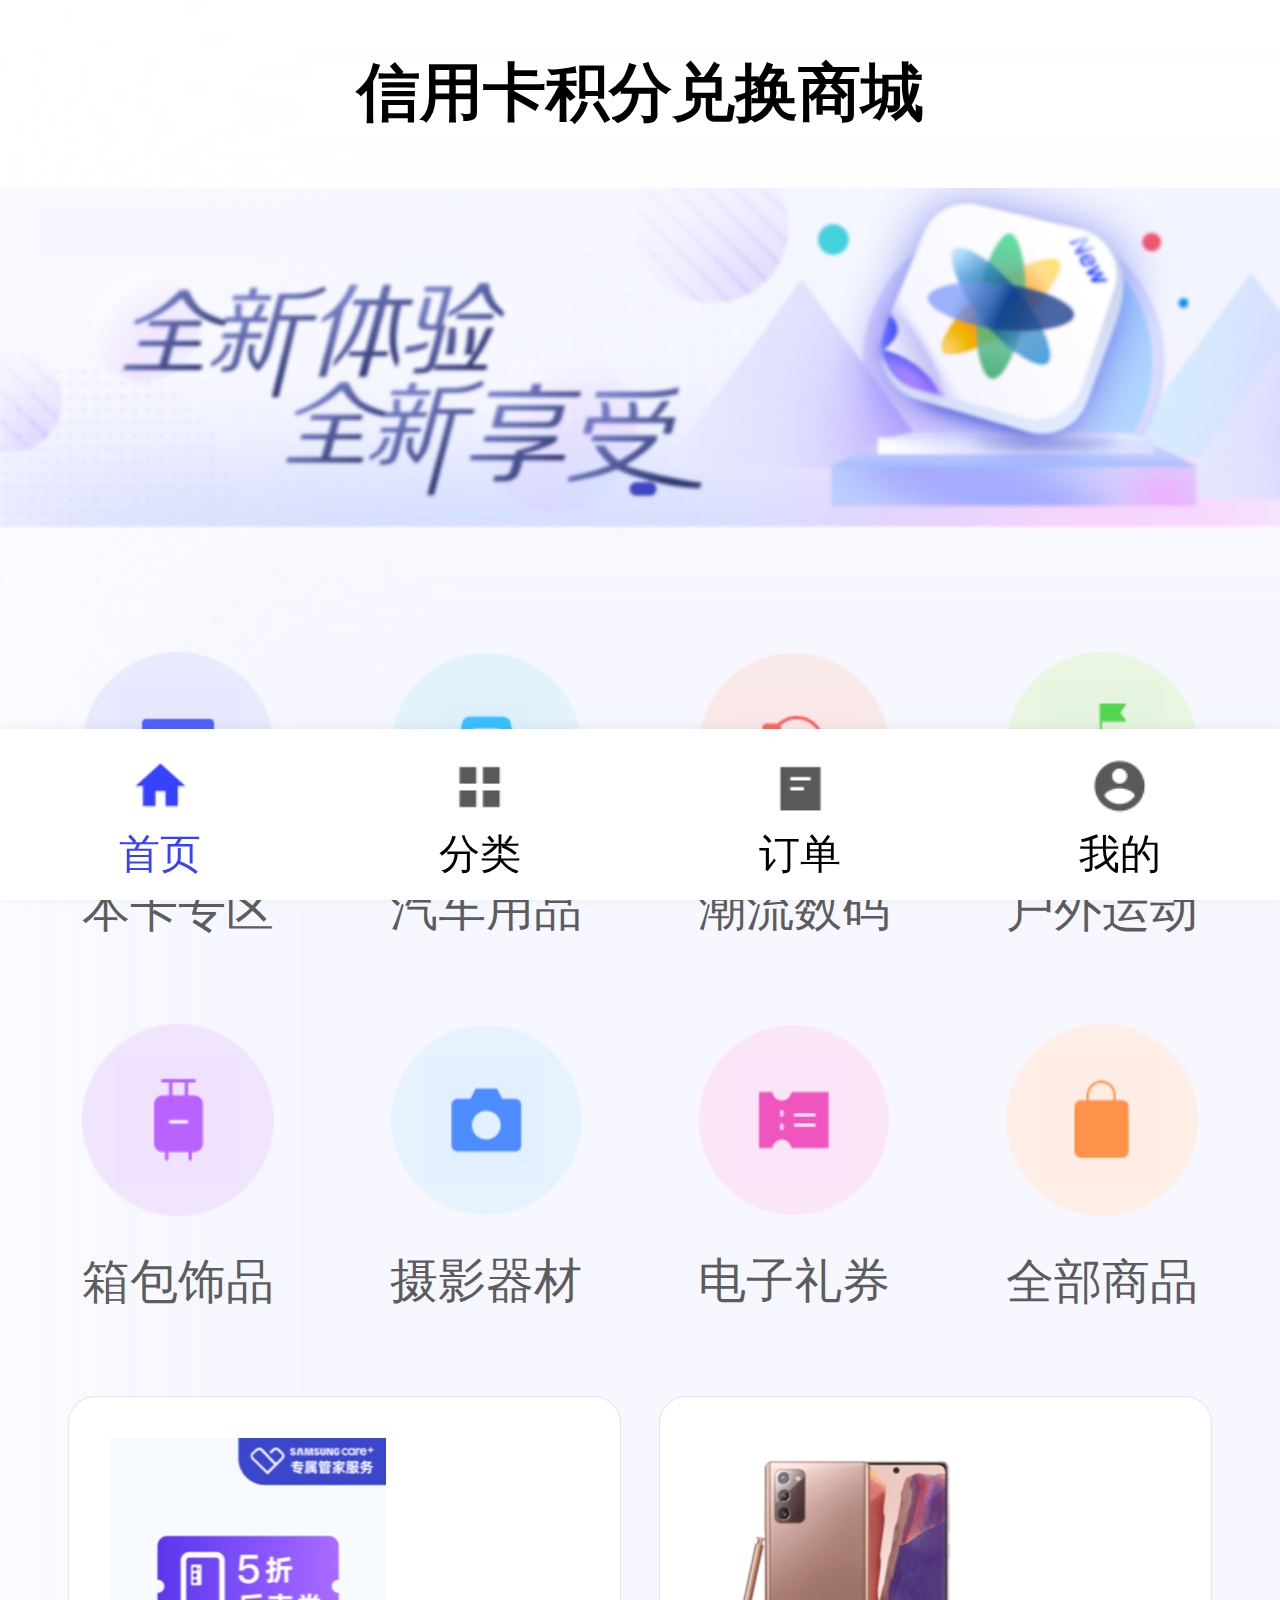
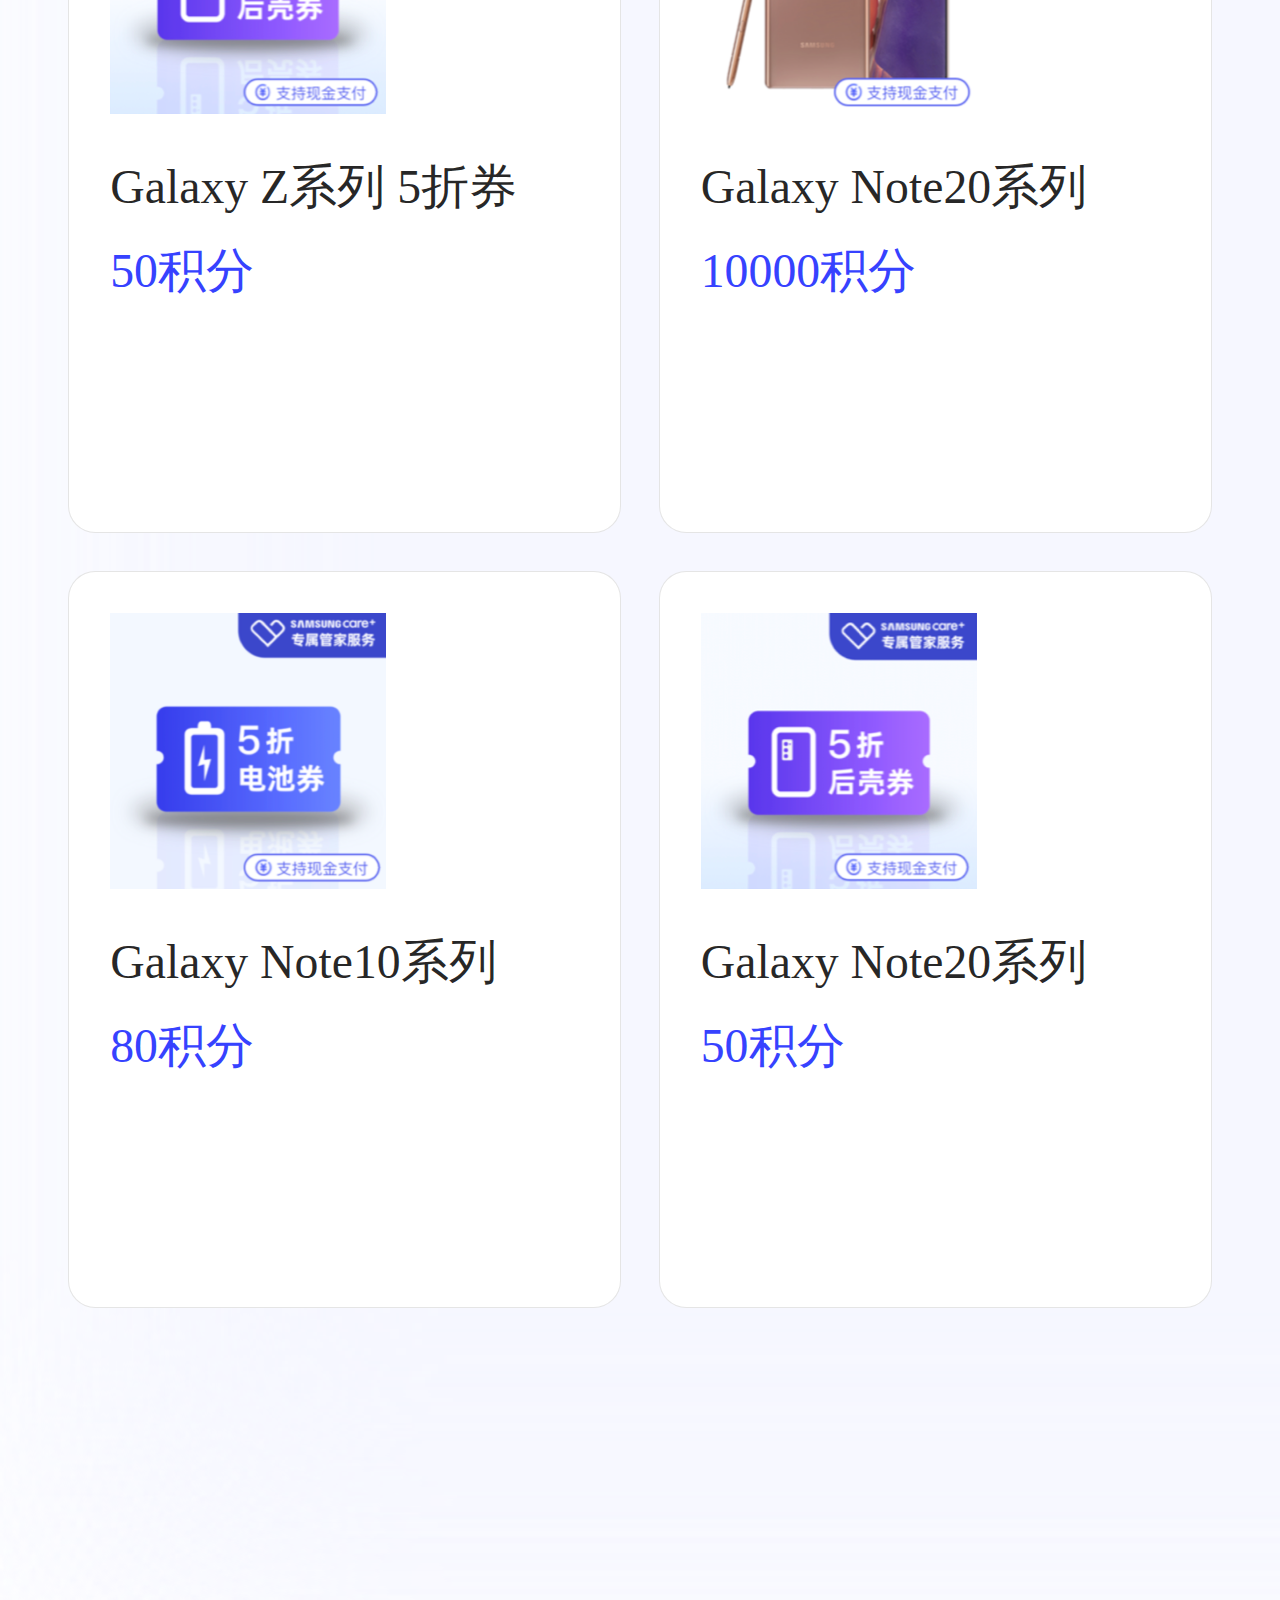
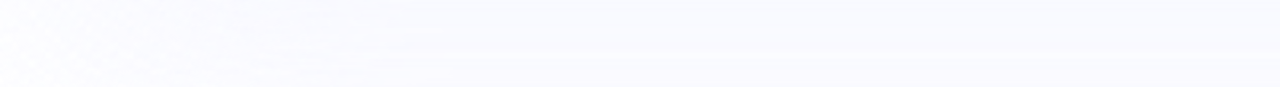
<file: index.html>
<!DOCTYPE html>
<html lang="en">

<head>
  <meta charset="UTF-8">
  <meta name="viewport" content="width=device-width, initial-scale=1.0, maximum-scale=1, user-scalable=no">
  <title>信用卡积分兑换商城</title>
  <link rel="stylesheet" href="base.css">
  <link rel="stylesheet" href="common.css">
  <link rel="stylesheet" href="index.css">
  <script src="adapter.js"></script>
</head>

<body>
  <header class="header">
    <h2>信用卡积分兑换商城</h2>
    <img src="imgs/banner@2x.png" srcset="imgs/banner@2x.png 2x,imgs/banner@3x.png 3x" class="header-banner">
  </header>

  <main class="content">
    <div class="content-nav">
      <div class="item">
        <div class="unit">
          <img src="imgs/unique@2x.png" srcset="imgs/unique@2x.png 2x,imgs/unique@3x.png 3x">
          <span>本卡专区</span>
        </div>
        <div class="unit">
          <img src="imgs/car@2x.png" srcset="imgs/car@2x.png 2x,imgs/car@3x.png 3x">
          <span>汽车用品</span>
        </div>
        <div class="unit">
          <img src="imgs/digital@2x.png" srcset="imgs/digital@2x.png 2x,imgs/digital@3x.png 3x">
          <span>潮流数码</span>
        </div>
        <div class="unit">
          <img src="imgs/sport@2x.png" srcset="imgs/sport@2x.png 2x,imgs/sport@3x.png 3x">
          <span>户外运动</span>
        </div>
      </div>
      <div class="item">
        <div class="unit">
          <img src="imgs/bag@2x.png" srcset="imgs/bag@2x.png 2x,imgs/bag@3x.png 3x">
          <span>箱包饰品</span>
        </div>
        <div class="unit">
          <img src="imgs/photo@2x.png" srcset="imgs/photo@2x.png 2x,imgs/photo@3x.png 3x">
          <span>摄影器材</span>
        </div>
        <div class="unit">
          <img src="imgs/card@2x.png" srcset="imgs/card@2x.png 2x,imgs/card@3x.png 3x">
          <span>电子礼券</span>
        </div>
        <div class="unit">
          <img src="imgs/goods@2x.png" srcset="imgs/goods@2x.png 2x,imgs/goods@3x.png 3x">
          <span>全部商品</span>
        </div>
      </div>
    </div>
    <div class="content-goods">
      <div class="item">
        <div class="unit">
          <img src="imgs/backz@2x.png" srcset="imgs/backz@2x.png 2x,imgs/backz@3x.png 3x">
          <p>Galaxy Z系列 5折券</p>
          <p>50积分</p>
        </div>
        <div class="unit">
          <img src="imgs/phone@2x.png" srcset="imgs/phone@2x.png 2x,imgs/phone@3x.png 3x">
          <p>Galaxy Note20系列</p>
          <p>10000积分</p>
        </div>
      </div>
      <div class="item">
        <div class="unit">
          <img src="imgs/battery@2x.png" srcset="imgs/battery@2x.png 2x,imgs/battery@3x.png 3x">
          <p>Galaxy Note10系列</p>
          <p>80积分</p>
        </div>
        <div class="unit">
          <img src="imgs/back20@2x.png" srcset="imgs/back20@2x.png 2x,imgs/back20@3x.png 3x">
          <p>Galaxy Note20系列</p>
          <p>50积分</p>
        </div>
      </div>
    </div>
  </main>

  <footer class="footer">
    <div class="active">
      <img src="imgs/home@2x.png" srcset="imgs/home@2x.png 2x,imgs/home@3x.png 3x">
      <p>首页</p>
    </div>
    <div>
      <img src="imgs/kindof@2x.png" srcset="imgs/kindof@2x.png 2x,imgs/kindof@3x.png 3x">
      <p>分类</p>
    </div>
    <div>
      <a href="order.html">
        <img src="imgs/order@2x.png" srcset="imgs/order@2x.png 2x,imgs/order@3x.png 3x">
        <p>订单</p>
      </a>
    </div>
    <div>
      <img src="imgs/my@2x.png" srcset="imgs/my@2x.png 2x,imgs/my@3x.png 3x">
      <p>我的</p>
    </div>
  </footer>
</body>

</html>
</file>
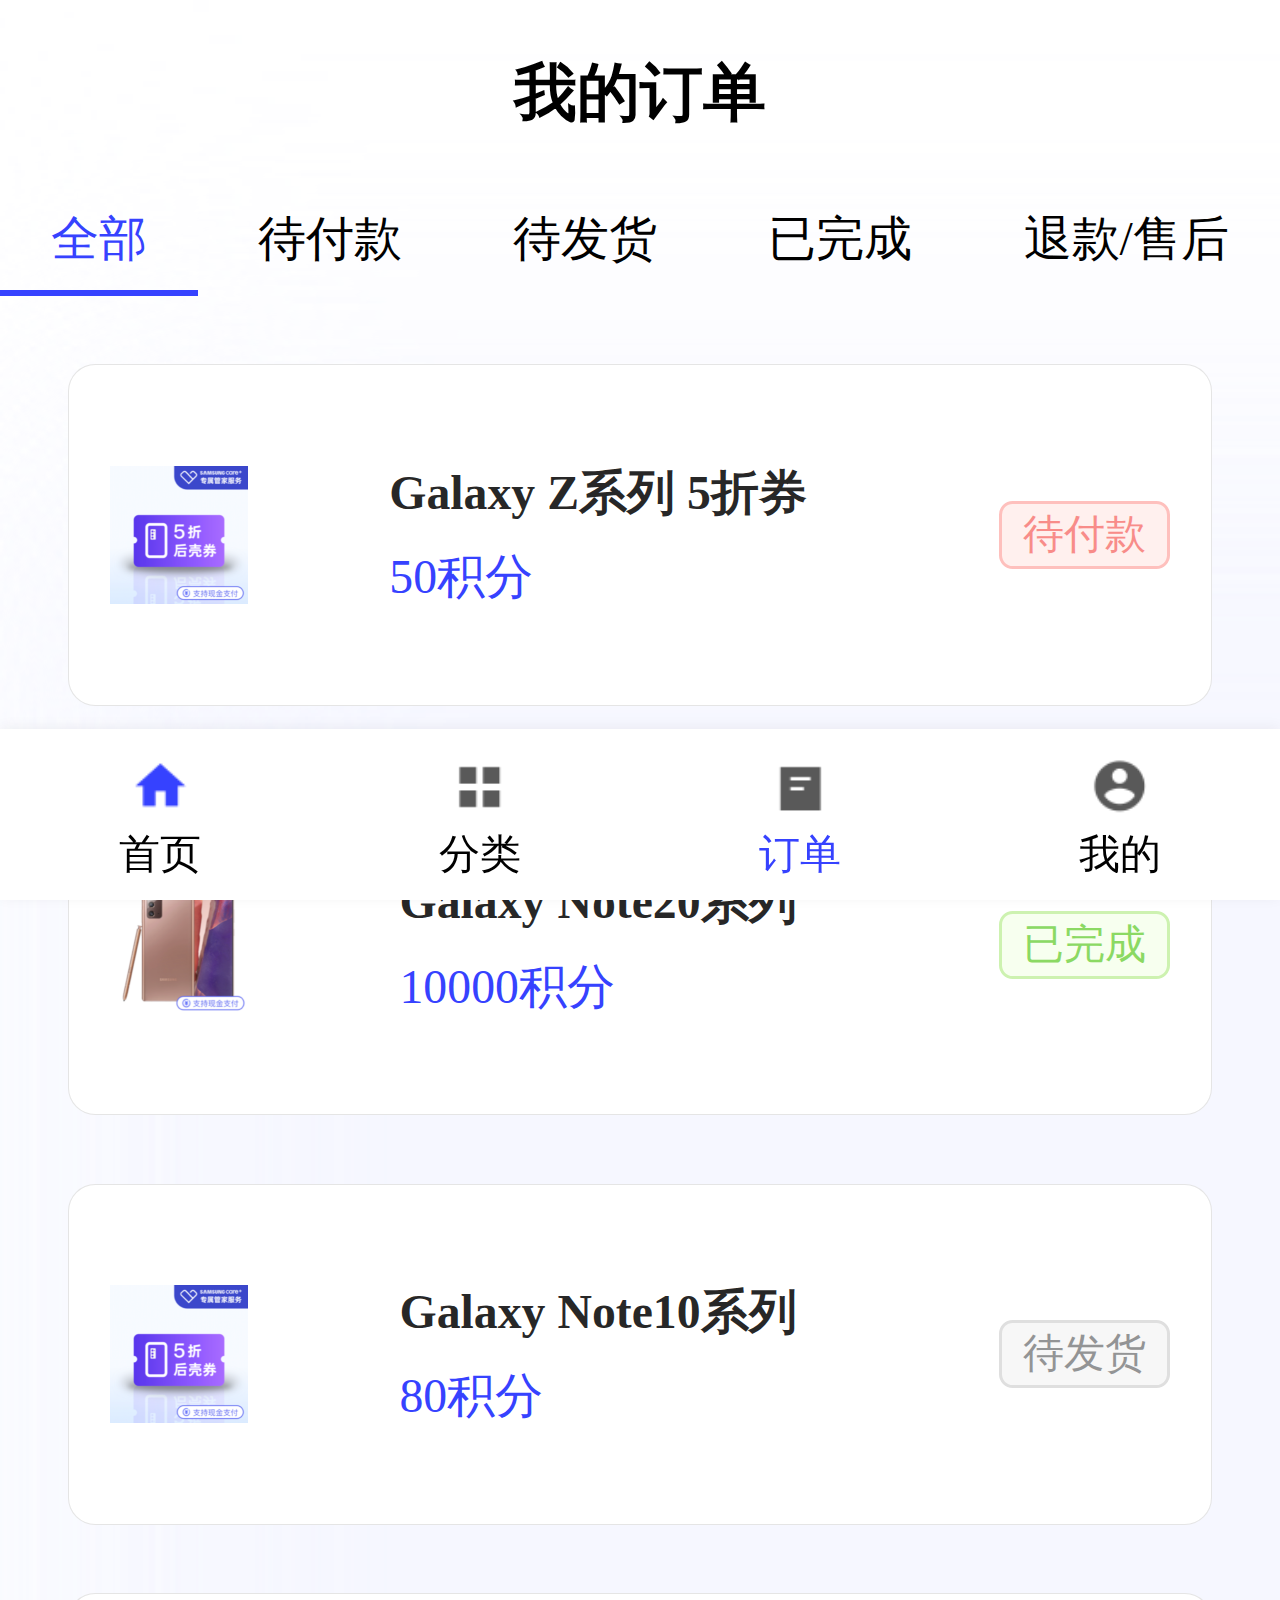
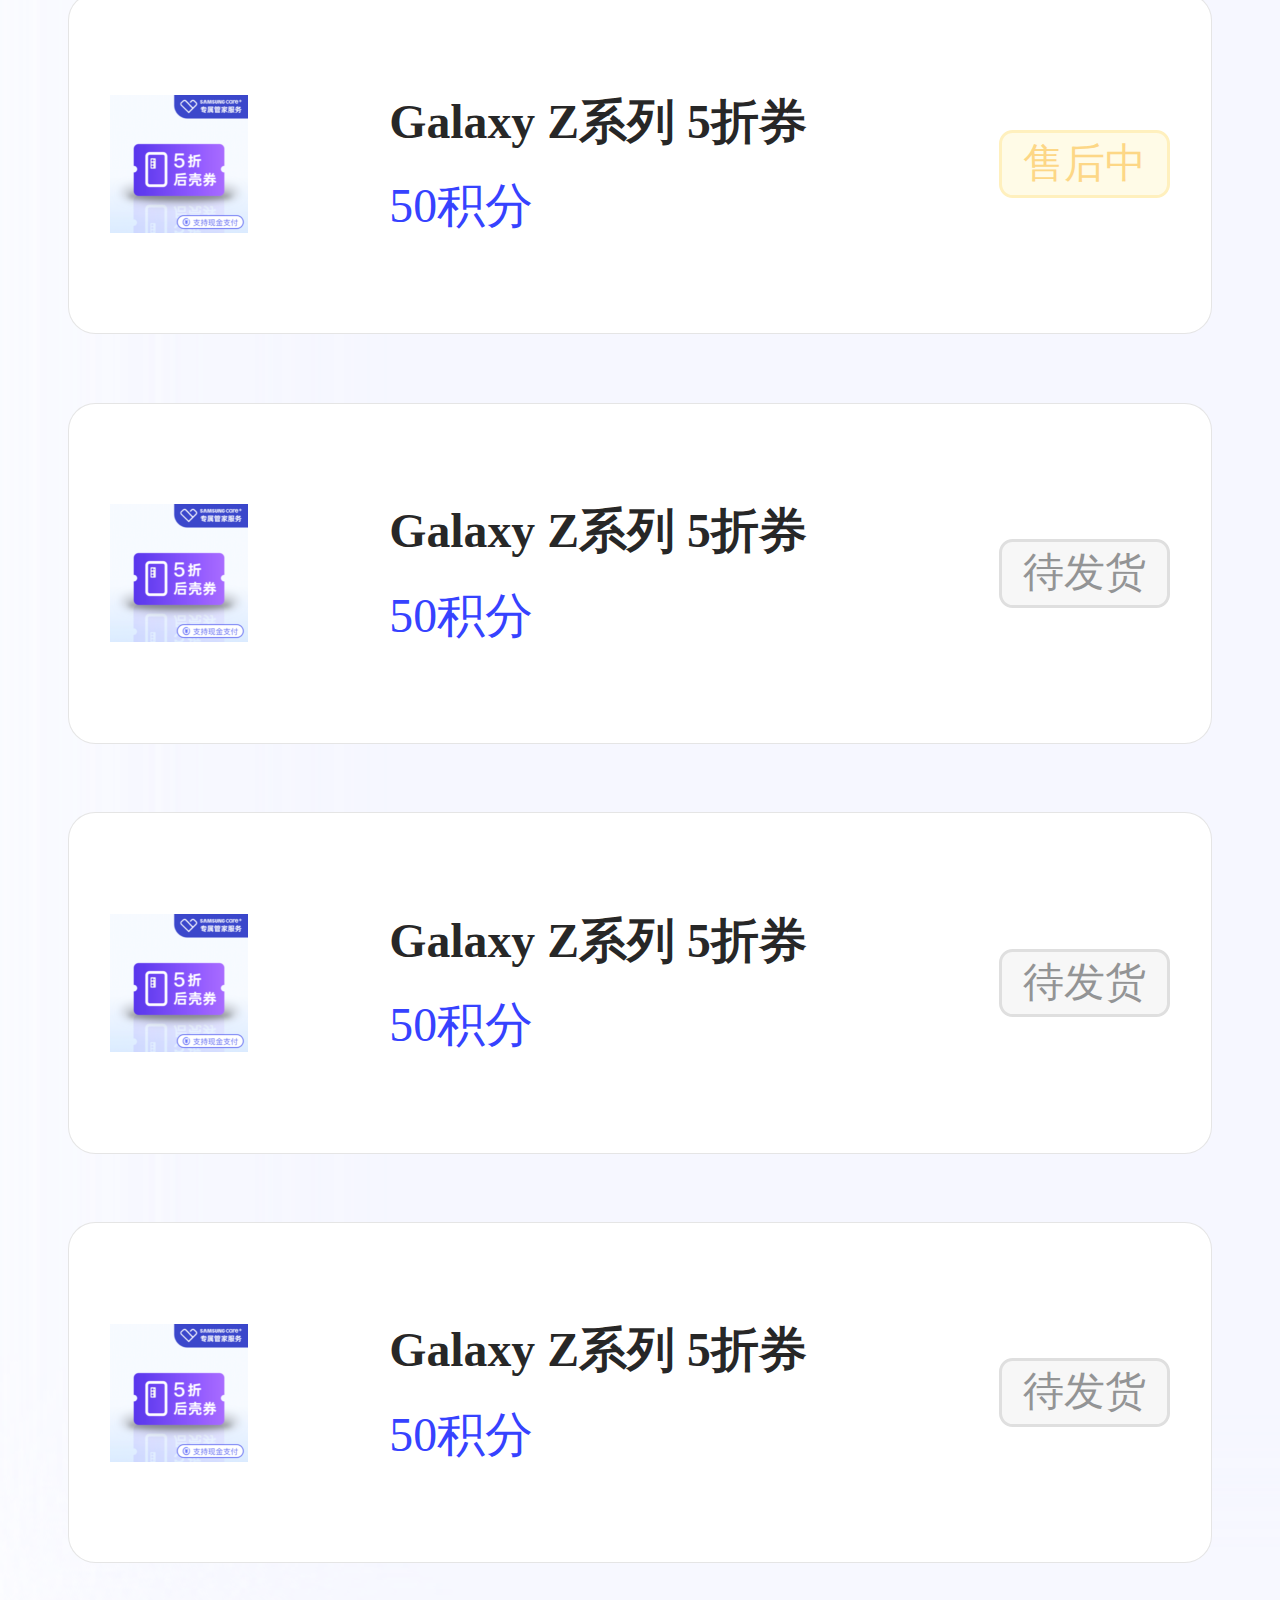
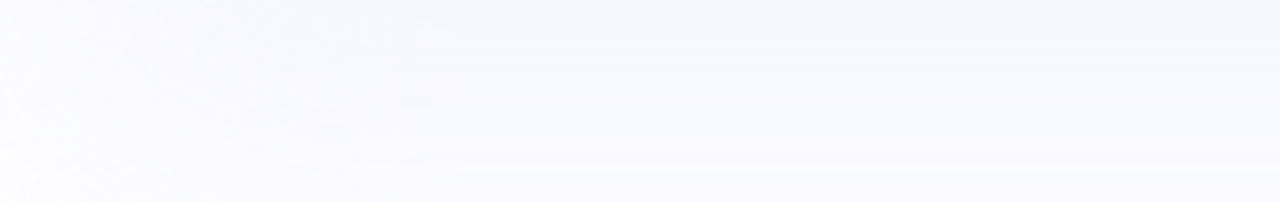
<file: order.html>
<!DOCTYPE html>
<html lang="en">

<head>
  <meta charset="UTF-8">
  <meta name="viewport" content="width=device-width, initial-scale=1.0, maximum-scale=1, user-scalable=no">
  <title>信用卡积分兑换商城</title>
  <link rel="stylesheet" href="base.css">
  <link rel="stylesheet" href="common.css">
  <link rel="stylesheet" href="order.css">
  <script src="adapter.js"></script>
</head>

<body>
  <header class="header">
    <h2>我的订单</h2>
    <ul>
      <li class="active">全部</li>
      <li>待付款</li>
      <li>待发货</li>
      <li>已完成</li>
      <li>退款/售后</li>
    </ul>
  </header>

  <main class="content">
    <div class="unit">
      <img src="imgs/img/backz@2x.png" srcset="imgs/img/backz@2x.png 2x,imgs/img/backz@3x.png 3x">
      <div class="des">
        <p>Galaxy Z系列 5折券</p>
        <p>50积分</p>
      </div>
      <span class="to-pay">待付款</span>
    </div>
    <div class="unit">
      <img src="imgs/img/phone@2x.png" srcset="imgs/img/phone@2x.png 2x,imgs/img/phone@3x.png 3x">
      <div class="des">
        <p>Galaxy Note20系列</p>
        <p>10000积分</p>
      </div>
      <span class="paid">已完成</span>
    </div>
    <div class="unit">
      <img src="imgs/img/back20@2x.png" srcset="imgs/img/back20@2x.png 2x,imgs/img/back20@3x.png 3x">
      <div class="des">
        <p>Galaxy Note10系列</p>
        <p>80积分</p>
      </div>
      <span class="to-send">待发货</span>
    </div>
    <div class="unit">
      <img src="imgs/img/backz@2x.png" srcset="imgs/img/backz@2x.png 2x,imgs/img/backz@3x.png 3x">
      <div class="des">
        <p>Galaxy Z系列 5折券</p>
        <p>50积分</p>
      </div>
      <span class="after-sale">售后中</span>
    </div>
    <div class="unit">
      <img src="imgs/img/backz@2x.png" srcset="imgs/img/backz@2x.png 2x,imgs/img/backz@3x.png 3x">
      <div class="des">
        <p>Galaxy Z系列 5折券</p>
        <p>50积分</p>
      </div>
      <span class="to-send">待发货</span>
    </div>
    <div class="unit">
      <img src="imgs/img/backz@2x.png" srcset="imgs/img/backz@2x.png 2x,imgs/img/backz@3x.png 3x">
      <div class="des">
        <p>Galaxy Z系列 5折券</p>
        <p>50积分</p>
      </div>
      <span class="to-send">待发货</span>
    </div>
    <div class="unit">
      <img src="imgs/img/backz@2x.png" srcset="imgs/img/backz@2x.png 2x,imgs/img/backz@3x.png 3x">
      <div class="des">
        <p>Galaxy Z系列 5折券</p>
        <p>50积分</p>
      </div>
      <span class="to-send">待发货</span>
    </div>
  </main>

  <footer class="footer">
    <div>
      <a href="index.html">
        <img src="imgs/home@2x.png" srcset="imgs/home@2x.png 2x,imgs/home@3x.png 3x">
        <p>首页</p>
      </a>
    </div>
    <div>
      <img src="imgs/kindof@2x.png" srcset="imgs/kindof@2x.png 2x,imgs/kindof@3x.png 3x">
      <p>分类</p>
    </div>
    <div class="active">
      <a href="order.html">
        <img src="imgs/order@2x.png" srcset="imgs/order@2x.png 2x,imgs/order@3x.png 3x">
        <p>订单</p>
      </a>
    </div>
    <div>
      <img src="imgs/my@2x.png" srcset="imgs/my@2x.png 2x,imgs/my@3x.png 3x">
      <p>我的</p>
    </div>
  </footer>
</body>

</html>
</file>
<file: base.css>
* {
  margin: 0;
  padding: 0;
}

html {
  font-size: 100px;
}

body {
  background: url(imgs/blurcolor@2x.png) no-repeat no-repeat;
  background-size: cover;
}

a {
  text-decoration: none;
}

ul,
li {
  list-style: none;
}

/* 如果设备像素大于等于2，则用2倍图 */
@media screen and (-webkit-min-device-pixel-ratio: 2),
screen and (min--moz-device-pixel-ratio: 2) {
  body {
    background: url(./imgs/blurcolor@2x.png) no-repeat no-repeat;
  }
}

/* 如果设备像素大于等于3，则用3倍图 */
@media screen and (-webkit-min-device-pixel-ratio: 3),
screen and (min--moz-device-pixel-ratio: 3) {
  body {
    background: url(./imgs/blurcolor@3x.png) no-repeat no-repeat;
  }
}
</file>
<file: common.css>
/* header style */
.header h2 {
  height: 1.1rem;
  text-align: center;
  line-height: 1.1rem;
  font-size: 0.37rem;
}

/* footer style */
.footer {
  width: 100%;
  position: fixed;
  bottom: 0;
  height: 1rem;
  background: #ffffff;
  box-shadow: 0rem -0.01rem 0.08rem 0rem rgba(0, 0, 0, 0.06);
  display: flex;
  justify-content: space-around;
}

.footer div {
  height: 100%;
  display: flex;
  flex-direction: column;
  justify-content: center;
}

.footer div a {
  height: 100%;
  display: flex;
  flex-direction: column;
  justify-content: center;
}

.footer div p {
  text-align: center;
  font-size: 0.24rem;
  color: #000000;
}

.footer div.active p {
  color: #3642ff;
}
</file>
<file: index.css>
.header .header-banner {
  width: 100%;
}

.content {
  padding-bottom: 2rem;
}

.content .content-nav {
  padding: 0.48rem;
}

.content .content-nav .item {
  display: flex;
  justify-content: space-between;
}

.content .content-nav .item+.item {
  margin-top: 0.48rem;
}

.content .content-nav .item .unit {
  display: flex;
  flex-direction: column;
  justify-content: center;
}

.content .content-nav .item .unit span {
  margin-top: 0.2rem;
  color: rgba(0, 0, 0, 0.65);
  text-align: center;
  font-size: 0.28rem;
}

.content .content-goods {
  padding-left: 0.4rem;
  padding-right: 0.4rem;
}

.content .content-goods .item {
  display: flex;
  justify-content: space-between;
}

.content .content-goods .item .unit:first-child {
  margin-bottom: 0.22rem;
}

.content .content-goods .item .unit {
  width: 3.24rem;
  height: 4.32rem;
  box-sizing: border-box;
  background: #ffffff;
  border-radius: 0.16rem;
  border: 0.01rem solid rgba(0, 0, 0, 0.1);
  padding: 0.24rem;
}

@media screen and(-webkit-min-device-pixel-ratio: 2),
screen and (min--moz-device-pixel-ratio: 2) {
  .content .content-goods .item .unit {
    border: 0.5px solid rgba(0, 0, 0, 0.1);
  }
}

@media screen and(-webkit-min-device-pixel-ratio: 3),
screen and (min--moz-device-pixel-ratio: 3) {
  .content .content-goods .item .unit {
    border: 0.3333px solid rgba(0, 0, 0, 0.1);
  }
}

.content .content-goods .item .unit img {
  display: block;
}

.content .content-goods .item .unit p:first-of-type {
  margin-top: 0.24rem;
  color: rgba(0, 0, 0, 0.85);
}

.content .content-goods .item .unit p:last-of-type {
  margin-top: 0.12rem;
  color: #3642FF;
}

.content .content-goods .item .unit p {
  font-size: 0.28rem;
}
</file>
<file: order.css>
.header ul {
  display: flex;
  justify-content: space-between;
}

.header ul li {
  height: 0.6rem;
  line-height: 0.6rem;
  text-align: center;
  font-size: 0.28rem;
  padding: 0rem 0.3rem;
}

.header ul li.active {
  color: #3642ff;
  border-bottom: 0.04rem solid #3642ff;
}

@media screen and(-webkit-min-device-pixel-ratio: 2),
screen and (min--moz-device-pixel-ratio: 2) {
  .header ul li.active {
    border-bottom: 2px solid #3642ff;
  }
}

@media screen and(-webkit-min-device-pixel-ratio: 3),
screen and (min--moz-device-pixel-ratio: 3) {
  .content .content-goods .item .unit {
    border-bottom: 1.3333px solid #3642ff;
  }
}

.content {
  display: flex;
  flex-direction: column;
  align-content: space-between;
  padding: 0.4rem 0.4rem 1rem;
}

.content .unit {
  display: flex;
  justify-content: space-between;
  align-items: center;
  width: 6.7rem;
  height: 2rem;
  background: #ffffff;
  box-sizing: border-box;
  border-radius: 0.16rem;
  border: 0.01rem solid rgba(0, 0, 0, 0.1);
  padding: 0.24rem;
  margin-bottom: 0.4rem;
}

@media screen and(-webkit-min-device-pixel-ratio: 2),
screen and (min--moz-device-pixel-ratio: 2) {
  .content .unit {
    border: 0.5px solid rgba(0, 0, 0, 0.1);
  }
}

@media screen and(-webkit-min-device-pixel-ratio: 3),
screen and (min--moz-device-pixel-ratio: 3) {
  .content .unit {
    border: 0.3333px solid rgba(0, 0, 0, 0.1);
  }
}

.content .unit img {
  display: block;
  margin-right: 0.3rem;
}

.content .unit .des {
  margin-right: 0.6rem;
  font-size: 0.28rem;
}

.content .unit .des p:first-child {
  font-weight: bold;
  color: rgba(0, 0, 0, 0.85);
}

.content .unit .des p:last-child {
  margin-top: 0.12rem;
  color: #3642ff;
}

.content .unit span {
  display: block;
  width: 1rem;
  height: 0.4rem;
  line-height: 0.36rem;
  text-align: center;
  box-sizing: border-box;
  padding: 0rem 0.06rem;
  font-size: 0.24rem;
  border-radius: 0.08rem;
  border-width: 0.02rem;
  border-style: solid;
}

@media screen and(-webkit-min-device-pixel-ratio: 2),
screen and (min--moz-device-pixel-ratio: 2) {
  .content .unit span {
    border-width: 1px;
  }
}

@media screen and(-webkit-min-device-pixel-ratio: 3),
screen and (min--moz-device-pixel-ratio: 3) {
  .content .unit span {
    border-width: 0.6667px;
  }
}

.content .unit .to-pay {
  border-color: #fec0bd;
  background: #fff0ee;
  color: #f88c89;
}

.content .unit .paid {
  border-color: #cdf2b0;
  background: #f7ffef;
  color: #8bd963;
}

.content .unit .to-send {
  border-color: #dfdfdf;
  background: #f7f7f7;
  color: #939495;
}

.content .unit .after-sale {
  border-color: #fff0be;
  background: #fffbe7;
  color: #fdd786;
}
</file>
